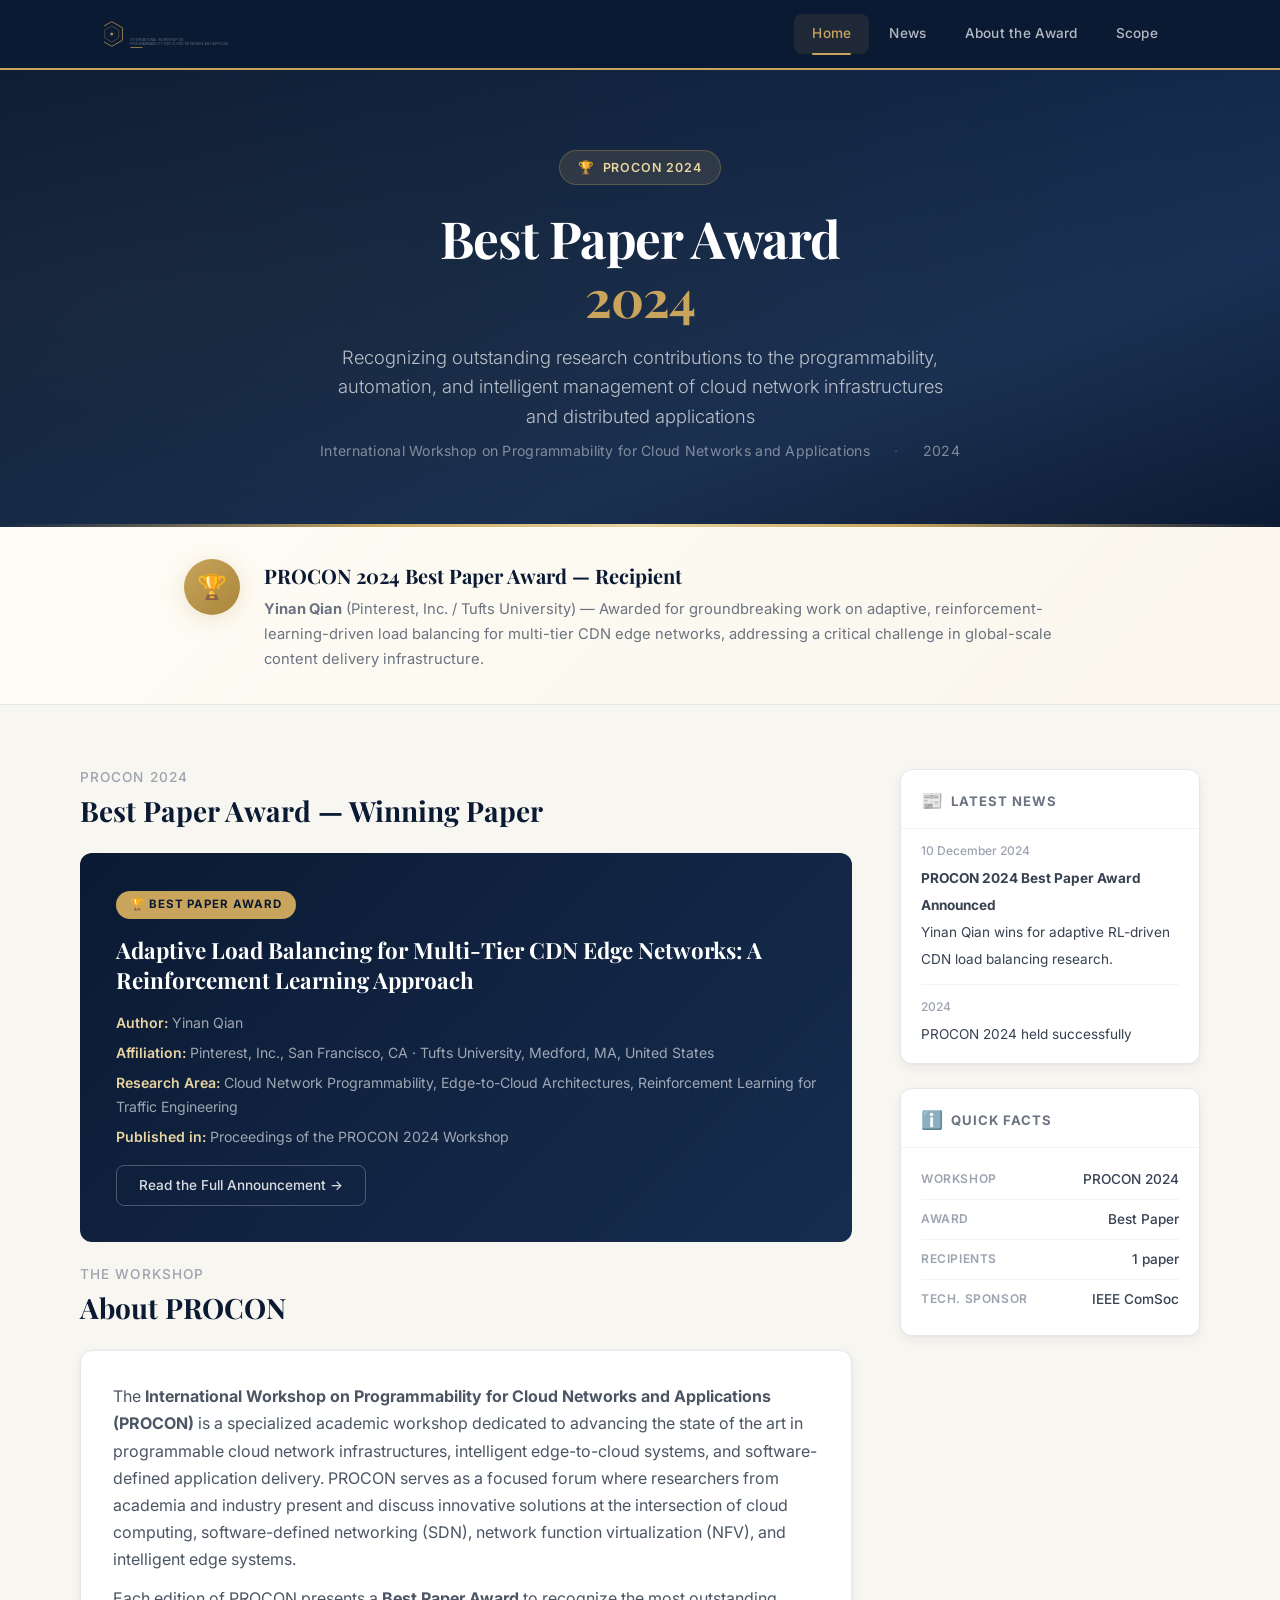
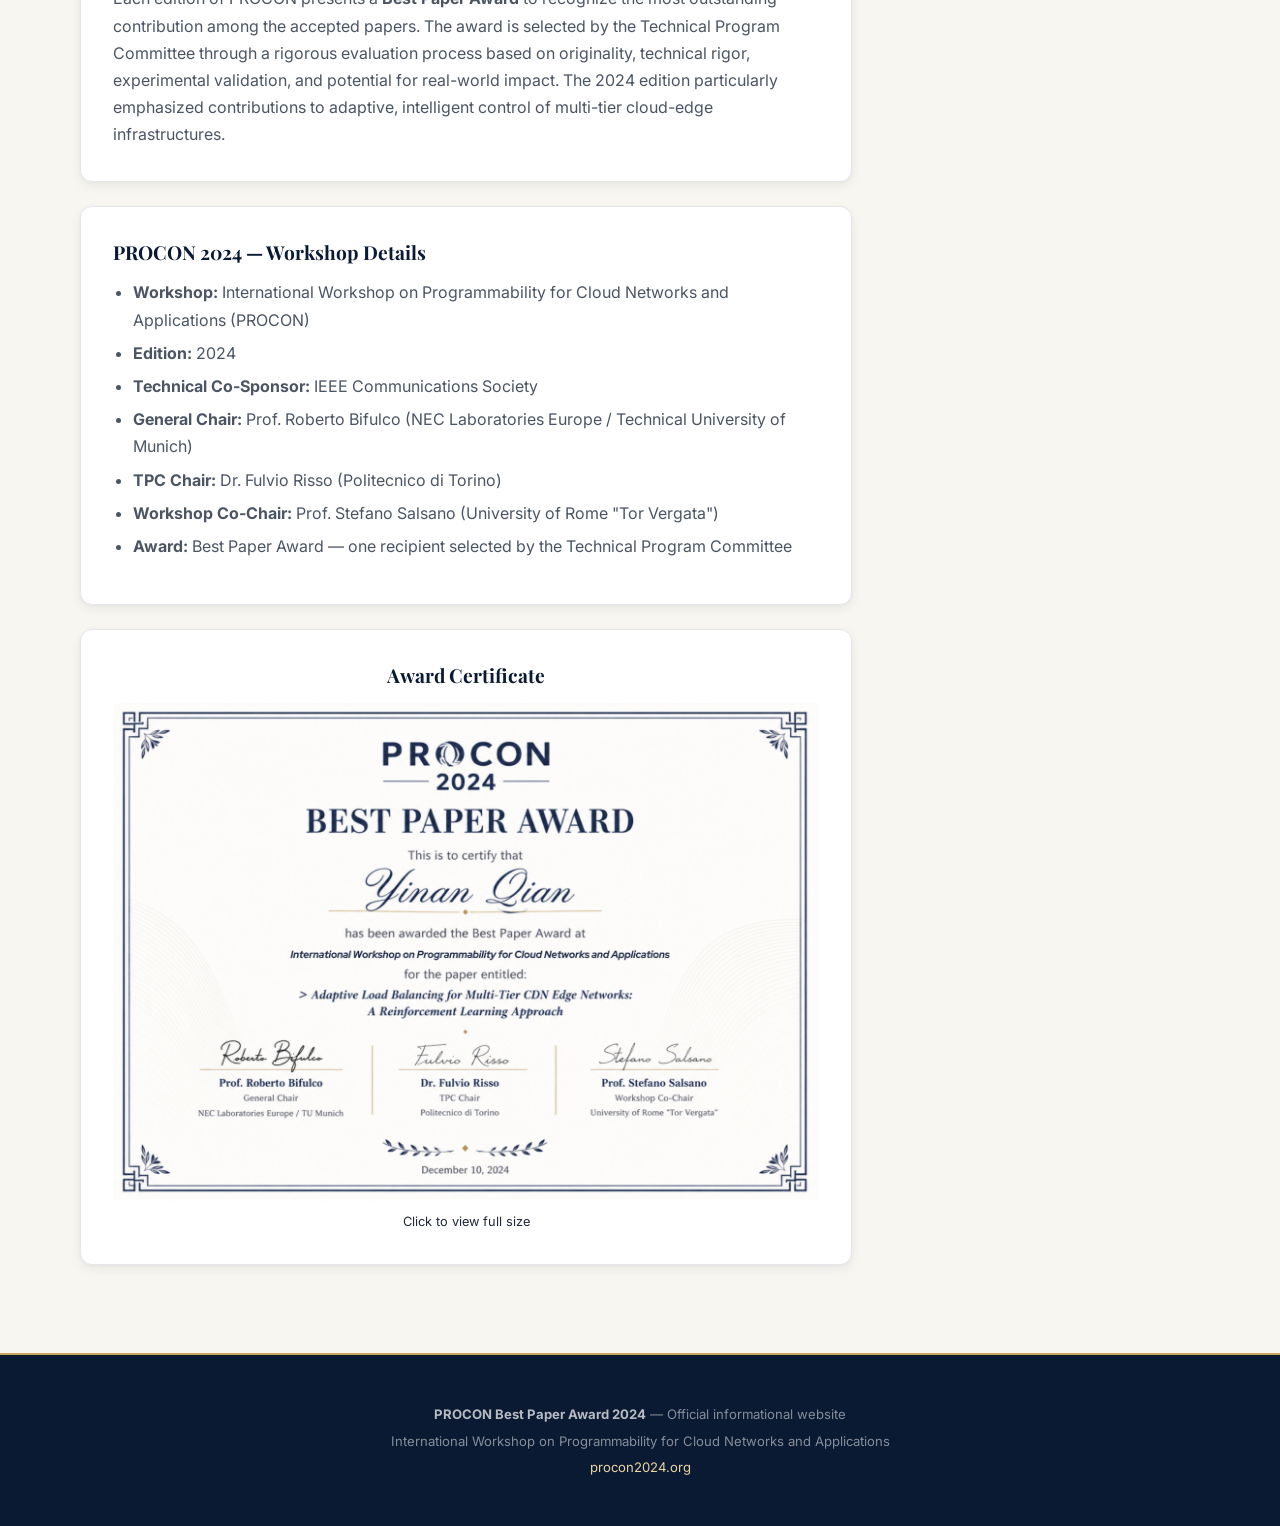
<file: index.html>
<!DOCTYPE html>
<html lang="en">
<head>
  <meta charset="UTF-8">
  <meta name="viewport" content="width=device-width, initial-scale=1.0">
  <title>PROCON 2024 Best Paper Award — International Workshop on Programmability for Cloud Networks and Applications</title>
  <meta name="description" content="Official site of the PROCON 2024 Best Paper Award. International Workshop on Programmability for Cloud Networks and Applications.">
  <link rel="stylesheet" href="/css/style.css">
  <link rel="icon" href="/images/icon.svg">
</head>
<body>

<header class="site-header">
  <div class="container header-inner">
    <div class="site-title">
      <a href="/">
        <img src="/images/logo.svg" alt="PROCON" height="34" style="height:34px;width:auto;">
      </a>
    </div>
    <button class="menu-toggle" onclick="document.querySelector('.main-nav').classList.toggle('open')" aria-label="Toggle navigation">☰</button>
    <nav class="main-nav">
      <a href="/" class="active">Home</a>
      <a href="/news/">News</a>
      <a href="/about.html">About the Award</a>
      <a href="/scope.html">Scope</a>
    
    </nav>
  </div>
</header>

<section class="hero">
  <div class="container hero-content">
    <div class="hero-badge">
      <span>🏆</span> PROCON 2024
    </div>
    <h1>
      Best Paper Award<br>
      <span class="highlight">2024</span>
    </h1>
    <p class="hero-subtitle">
      Recognizing outstanding research contributions to the programmability, automation,
      and intelligent management of cloud network infrastructures and distributed applications
    </p>
    <p class="hero-meta">
      <span>International Workshop on Programmability for Cloud Networks and Applications</span>
      <span class="sep">·</span>
      <span>2024</span>
    </p>
  </div>
</section>

<section class="award-banner">
  <div class="container award-banner-inner">
    <div class="award-icon">🏆</div>
    <div class="award-text">
      <h2>PROCON 2024 Best Paper Award — Recipient</h2>
      <p><strong>Yinan Qian</strong> (Pinterest, Inc. / Tufts University) — Awarded for groundbreaking work on adaptive, reinforcement-learning-driven load balancing for multi-tier CDN edge networks, addressing a critical challenge in global-scale content delivery infrastructure.</p>
    </div>
  </div>
</section>

<div class="container content-layout">
  <main class="main-content">

    <!-- Winning Paper -->
    <h2 class="section-title">
      <span class="sub">PROCON 2024</span>
      Best Paper Award — Winning Paper
    </h2>

    <div class="paper-card">
      <div class="award-tag">🏆 Best Paper Award</div>
      <h3>Adaptive Load Balancing for Multi-Tier CDN Edge Networks: A Reinforcement Learning Approach</h3>
      <p class="meta-line"><strong>Author:</strong> Yinan Qian</p>
      <p class="meta-line"><strong>Affiliation:</strong> Pinterest, Inc., San Francisco, CA · Tufts University, Medford, MA, United States</p>
      <p class="meta-line"><strong>Research Area:</strong> Cloud Network Programmability, Edge-to-Cloud Architectures, Reinforcement Learning for Traffic Engineering</p>
      <p class="meta-line" style="margin-bottom:0;"><strong>Published in:</strong> Proceedings of the PROCON 2024 Workshop</p>
      <a href="/news/yinan-qian-award.html" class="btn-outline">Read the Full Announcement →</a>
    </div>

    <!-- About PROCON -->
    <h2 class="section-title">
      <span class="sub">The Workshop</span>
      About PROCON
    </h2>

    <div class="content-card">
      <p>
        The <strong>International Workshop on Programmability for Cloud Networks and Applications (PROCON)</strong>
        is a specialized academic workshop dedicated to advancing the state of the art in programmable cloud
        network infrastructures, intelligent edge-to-cloud systems, and software-defined application delivery.
        PROCON serves as a focused forum where researchers
        from academia and industry present and discuss innovative solutions at the intersection of cloud computing,
        software-defined networking (SDN), network function virtualization (NFV), and intelligent edge systems.
      </p>
      <p>
        Each edition of PROCON presents a <strong>Best Paper Award</strong> to recognize the most outstanding
        contribution among the accepted papers. The award is selected by the Technical Program Committee through
        a rigorous evaluation process based on originality, technical rigor, experimental validation, and
        potential for real-world impact. The 2024 edition particularly emphasized contributions to adaptive,
        intelligent control of multi-tier cloud-edge infrastructures.
      </p>
    </div>

    <!-- PROCON 2024 Details -->
    <div class="content-card">
      <h3>PROCON 2024 — Workshop Details</h3>
      <ul>
        <li><strong>Workshop:</strong> International Workshop on Programmability for Cloud Networks and Applications (PROCON)</li>
        <li><strong>Edition:</strong> 2024</li>
        <li><strong>Technical Co-Sponsor:</strong> IEEE Communications Society</li>
        <li><strong>General Chair:</strong> Prof. Roberto Bifulco (NEC Laboratories Europe / Technical University of Munich)</li>
        <li><strong>TPC Chair:</strong> Dr. Fulvio Risso (Politecnico di Torino)</li>
        <li><strong>Workshop Co-Chair:</strong> Prof. Stefano Salsano (University of Rome "Tor Vergata")</li>
        <li><strong>Award:</strong> Best Paper Award — one recipient selected by the Technical Program Committee</li>
      </ul>
    </div>

    <!-- Certificate -->
    <div class="content-card" style="text-align:center;">
      <h3>Award Certificate</h3>
      <a href="/images/certificate.jpg" target="_blank">
        <img src="/images/certificate.jpg" alt="PROCON 2024 Best Paper Award Certificate" style="max-width:100%;height:auto;border:1px solid var(--border);border-radius:6px;margin-top:8px;">
      </a>
      <p style="font-size:0.8rem;color:var(--text-muted);margin-top:8px;">Click to view full size</p>
    </div>

  </main>

  <aside class="sidebar">

    <div class="sidebar-card">
      <div class="sidebar-card-header">
        <span class="icon">📰</span>
        <h3>Latest News</h3>
      </div>
      <div class="sidebar-card-body">
        <ul class="news-list">
          <li>
            <span class="date">10 December 2024</span>
            <a href="/news/yinan-qian-award.html"><strong>PROCON 2024 Best Paper Award Announced</strong><br>Yinan Qian wins for adaptive RL-driven CDN load balancing research.</a>
          </li>
          <li>
            <span class="date">2024</span>
            <a href="#">PROCON 2024 held successfully</a>
          </li>
        </ul>
      </div>
    </div>

    <div class="sidebar-card">
      <div class="sidebar-card-header">
        <span class="icon">ℹ️</span>
        <h3>Quick Facts</h3>
      </div>
      <div class="sidebar-card-body">
        <ul class="fact-list">
          <li><span class="label">Workshop</span><span class="value">PROCON 2024</span></li>
          <li><span class="label">Award</span><span class="value">Best Paper</span></li>
          <li><span class="label">Recipients</span><span class="value">1 paper</span></li>
          <li><span class="label">Tech. Sponsor</span><span class="value">IEEE ComSoc</span></li>
        </ul>
      </div>
    </div>

    

  </aside>
</div>

<footer class="site-footer">
  <div class="container">
    <p><strong>PROCON Best Paper Award 2024</strong> — Official informational website</p>
    <p>International Workshop on Programmability for Cloud Networks and Applications</p>
    <p><a href="https://procon2024.org">procon2024.org</a></p>
  </div>
</footer>

<script>
document.addEventListener('DOMContentLoaded', function() {
  var toggle = document.querySelector('.menu-toggle');
  var nav = document.querySelector('.main-nav');
  if (toggle) {
    toggle.addEventListener('click', function() {
      nav.classList.toggle('open');
    });
  }
  nav.querySelectorAll('a').forEach(function(l) { l.addEventListener('click', function() { nav.classList.remove('open'); }); });
});
</script>

</body>
</html>
</file>
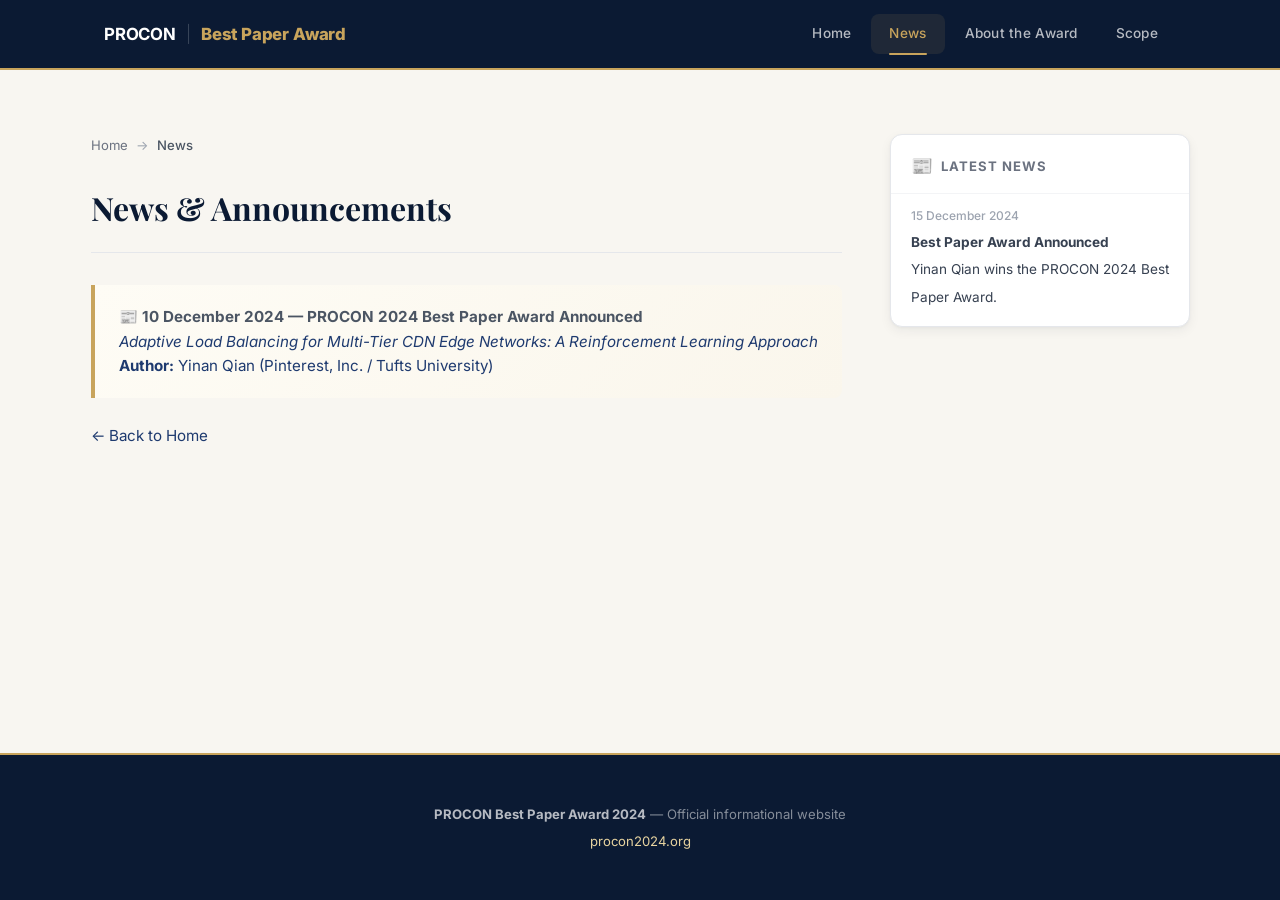
<file: news/index.html>
<!DOCTYPE html>
<html lang="en">
<head>
  <meta charset="UTF-8">
  <meta name="viewport" content="width=device-width, initial-scale=1.0">
  <title>News — PROCON 2024 Best Paper Award</title>
  <meta name="description" content="Latest news and announcements from the PROCON 2024 Best Paper Award.">
  <link rel="stylesheet" href="/css/style.css">
  <link rel="icon" href="data:image/svg+xml,<svg xmlns=%22http://www.w3.org/2000/svg%22 viewBox=%220 0 100 100%22><text y=%22.9em%22 font-size=%2290%22>🏆</text></svg>">
</head>
<body>

<header class="site-header">
  <div class="container header-inner">
    <div class="site-title">
      <a href="/">
        PROCON <span class="separator">|</span> <span class="accent">Best Paper Award</span>
      </a>
    </div>
    <button class="menu-toggle" onclick="document.querySelector('.main-nav').classList.toggle('open')" aria-label="Toggle navigation">☰</button>
    <nav class="main-nav">
      <a href="/">Home</a>
      <a href="/news/" class="active">News</a>
      <a href="/about.html">About the Award</a>
      <a href="/scope.html">Scope</a>
    
    </nav>
  </div>
</header>

<div class="container content-layout">
  <main class="main-content">

    <nav class="breadcrumb">
      <a href="/">Home</a>
      <span>→</span>
      <span class="current">News</span>
    </nav>

    <article>
      <div class="article-header">
        <h1>News &amp; Announcements</h1>
      </div>

      <div class="article-body">

        <div class="highlight-box">
          <strong>📰 10 December 2024 — PROCON 2024 Best Paper Award Announced</strong><br>
          <a href="/news/yinan-qian-award.html"><em>Adaptive Load Balancing for Multi-Tier CDN Edge Networks: A Reinforcement Learning Approach</em><br>
          <strong>Author:</strong> Yinan Qian (Pinterest, Inc. / Tufts University)</a>
        </div>

        <p style="margin-top:24px;">
          <a href="/">← Back to Home</a>
        </p>

      </div>
    </article>

  </main>

  <aside class="sidebar">

    <div class="sidebar-card">
      <div class="sidebar-card-header">
        <span class="icon">📰</span>
        <h3>Latest News</h3>
      </div>
      <div class="sidebar-card-body">
        <ul class="news-list">
          <li>
            <span class="date">15 December 2024</span>
            <a href="/news/yinan-qian-award.html"><strong>Best Paper Award Announced</strong><br>Yinan Qian wins the PROCON 2024 Best Paper Award.</a>
          </li>
        </ul>
      </div>
    </div>

  </aside>
</div>

<footer class="site-footer">
  <div class="container">
    <p><strong>PROCON Best Paper Award 2024</strong> — Official informational website</p>
    <p><a href="https://procon2024.org">procon2024.org</a></p>
  </div>
</footer>

<script>
document.addEventListener('DOMContentLoaded', function() {
  var toggle = document.querySelector('.menu-toggle');
  var nav = document.querySelector('.main-nav');
  if (toggle) toggle.addEventListener('click', function() { nav.classList.toggle('open'); });
  nav.querySelectorAll('a').forEach(function(l) { l.addEventListener('click', function() { nav.classList.remove('open'); }); });
});
</script>

</body>
</html>
</file>
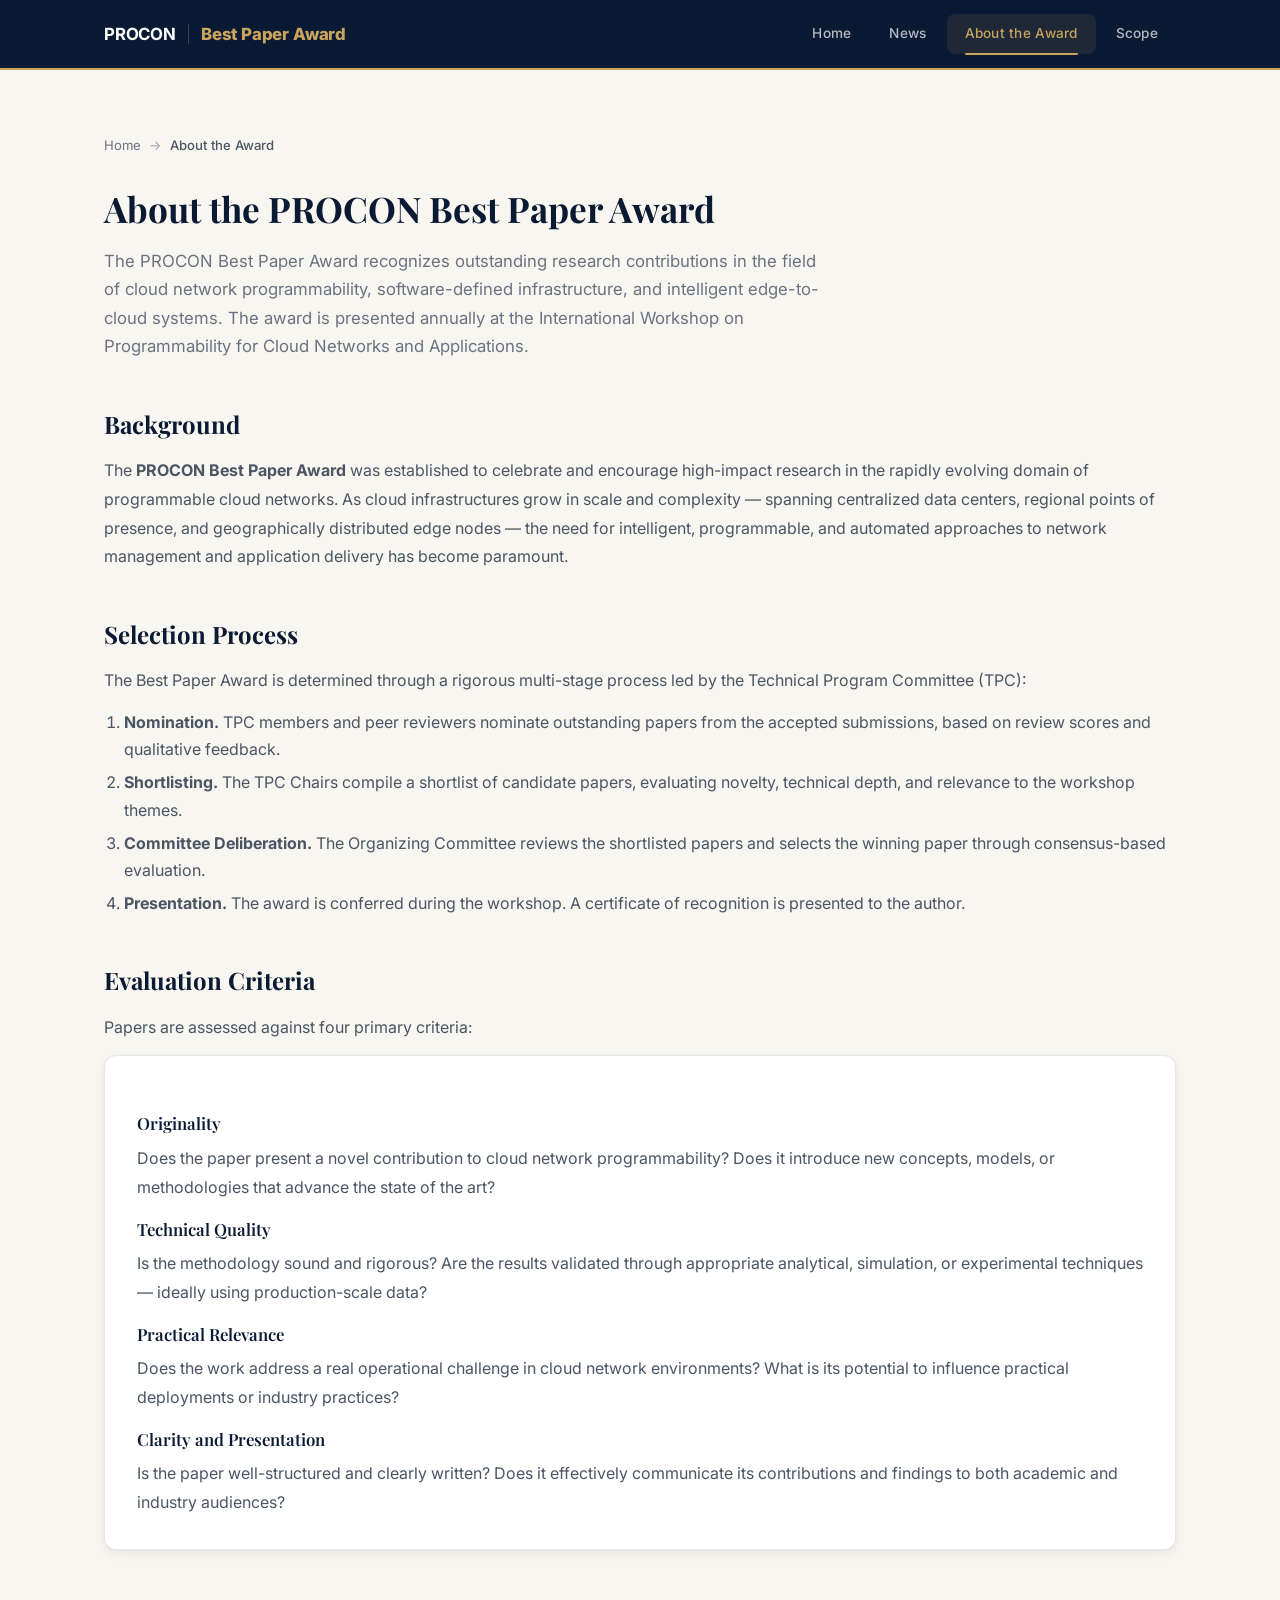
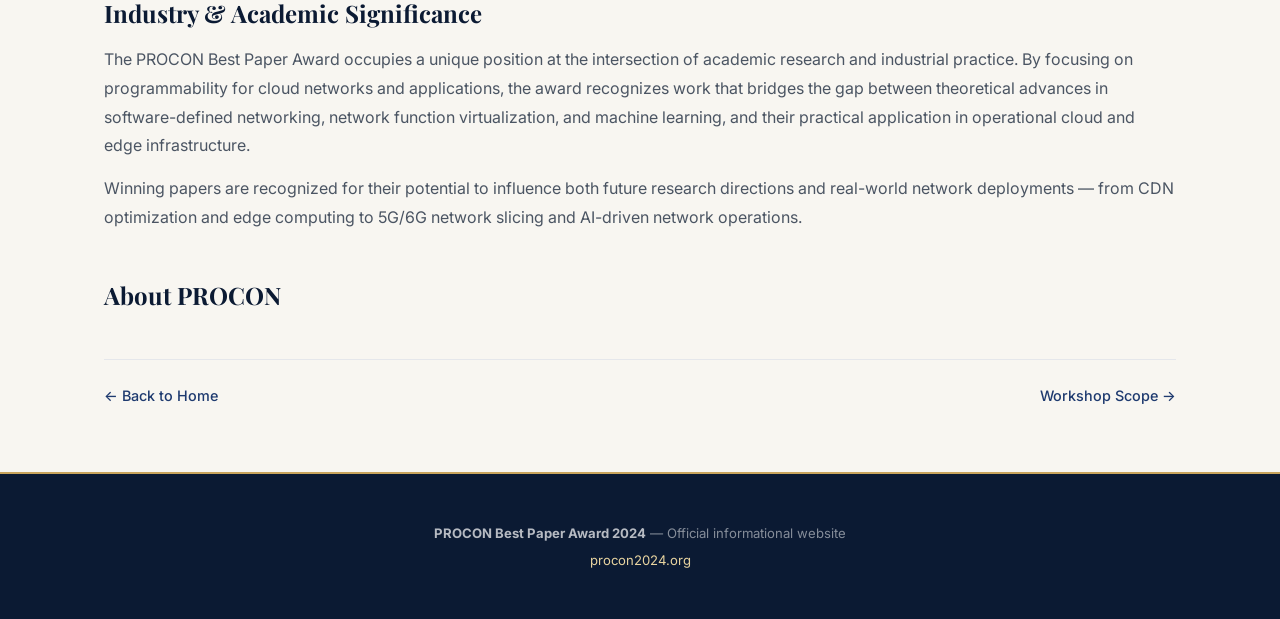
<file: about.html>
<!DOCTYPE html>
<html lang="en">
<head>
  <meta charset="UTF-8">
  <meta name="viewport" content="width=device-width, initial-scale=1.0">
  <title>About the PROCON Best Paper Award</title>
  <meta name="description" content="About the PROCON Best Paper Award — background, selection process, criteria, and significance.">
  <link rel="stylesheet" href="/css/style.css">
  <link rel="icon" href="data:image/svg+xml,<svg xmlns=%22http://www.w3.org/2000/svg%22 viewBox=%220 0 100 100%22><text y=%22.9em%22 font-size=%2290%22>🏆</text></svg>">
</head>
<body>

<header class="site-header">
  <div class="container header-inner">
    <div class="site-title">
      <a href="/">
        PROCON <span class="separator">|</span> <span class="accent">Best Paper Award</span>
      </a>
    </div>
    <button class="menu-toggle" onclick="document.querySelector('.main-nav').classList.toggle('open')" aria-label="Toggle navigation">☰</button>
    <nav class="main-nav">
      <a href="/">Home</a>
      <a href="/news/">News</a>
      <a href="/about.html" class="active">About the Award</a>
      <a href="/scope.html">Scope</a>
    
    </nav>
  </div>
</header>

<section class="page-section">
  <div class="container">
    <nav class="breadcrumb">
      <a href="/">Home</a>
      <span>→</span>
      <span class="current">About the Award</span>
    </nav>

    <h1>About the PROCON Best Paper Award</h1>
    <p class="lead">
      The PROCON Best Paper Award recognizes outstanding research contributions in the field of cloud network
      programmability, software-defined infrastructure, and intelligent edge-to-cloud systems. The award is
      presented annually at the International Workshop on Programmability for Cloud Networks and Applications.
    </p>

    <h2>Background</h2>
    <p>
      The <strong>PROCON Best Paper Award</strong> was established to celebrate and encourage high-impact 
      research in the rapidly evolving domain of programmable cloud networks. As cloud infrastructures grow 
      in scale and complexity — spanning centralized data centers, regional points of presence, and 
      geographically distributed edge nodes — the need for intelligent, programmable, and automated approaches 
      to network management and application delivery has become paramount.
    </p>

    <h2>Selection Process</h2>
    <p>The Best Paper Award is determined through a rigorous multi-stage process led by the Technical Program Committee (TPC):</p>
    <ol>
      <li><strong>Nomination.</strong> TPC members and peer reviewers nominate outstanding papers from the accepted submissions, based on review scores and qualitative feedback.</li>
      <li><strong>Shortlisting.</strong> The TPC Chairs compile a shortlist of candidate papers, evaluating novelty, technical depth, and relevance to the workshop themes.</li>
      <li><strong>Committee Deliberation.</strong> The Organizing Committee reviews the shortlisted papers and selects the winning paper through consensus-based evaluation.</li>
      <li><strong>Presentation.</strong> The award is conferred during the workshop. A certificate of recognition is presented to the author.</li>
    </ol>

    <h2>Evaluation Criteria</h2>
    <p>Papers are assessed against four primary criteria:</p>
    <div class="content-card">
      <h3>Originality</h3>
      <p>Does the paper present a novel contribution to cloud network programmability? Does it introduce new concepts, models, or methodologies that advance the state of the art?</p>
      <h3 style="margin-top:16px;">Technical Quality</h3>
      <p>Is the methodology sound and rigorous? Are the results validated through appropriate analytical, simulation, or experimental techniques — ideally using production-scale data?</p>
      <h3 style="margin-top:16px;">Practical Relevance</h3>
      <p>Does the work address a real operational challenge in cloud network environments? What is its potential to influence practical deployments or industry practices?</p>
      <h3 style="margin-top:16px;">Clarity and Presentation</h3>
      <p>Is the paper well-structured and clearly written? Does it effectively communicate its contributions and findings to both academic and industry audiences?</p>
    </div>

    <h2>Industry &amp; Academic Significance</h2>
    <p>
      The PROCON Best Paper Award occupies a unique position at the intersection of academic research and 
      industrial practice. By focusing on programmability for cloud networks and applications, the award 
      recognizes work that bridges the gap between theoretical advances in software-defined networking, 
      network function virtualization, and machine learning, and their practical application in operational 
      cloud and edge infrastructure.
    </p>
    <p>
      Winning papers are recognized for their potential to influence both future research directions and 
      real-world network deployments — from CDN optimization and edge computing to 5G/6G network slicing 
      and AI-driven network operations.
    </p>

    <h2>About PROCON</h2>

    <div class="page-nav">
      <a href="/">← Back to Home</a>
      <a href="/scope.html">Workshop Scope →</a>
    </div>

  </div>
</section>

<footer class="site-footer">
  <div class="container">
    <p><strong>PROCON Best Paper Award 2024</strong> — Official informational website</p>
    <p><a href="https://procon2024.org">procon2024.org</a></p>
  </div>
</footer>

<script>
document.addEventListener('DOMContentLoaded', function() {
  var toggle = document.querySelector('.menu-toggle');
  var nav = document.querySelector('.main-nav');
  if (toggle) toggle.addEventListener('click', function() { nav.classList.toggle('open'); });
  nav.querySelectorAll('a').forEach(function(l) { l.addEventListener('click', function() { nav.classList.remove('open'); }); });
});
</script>

</body>
</html>
</file>
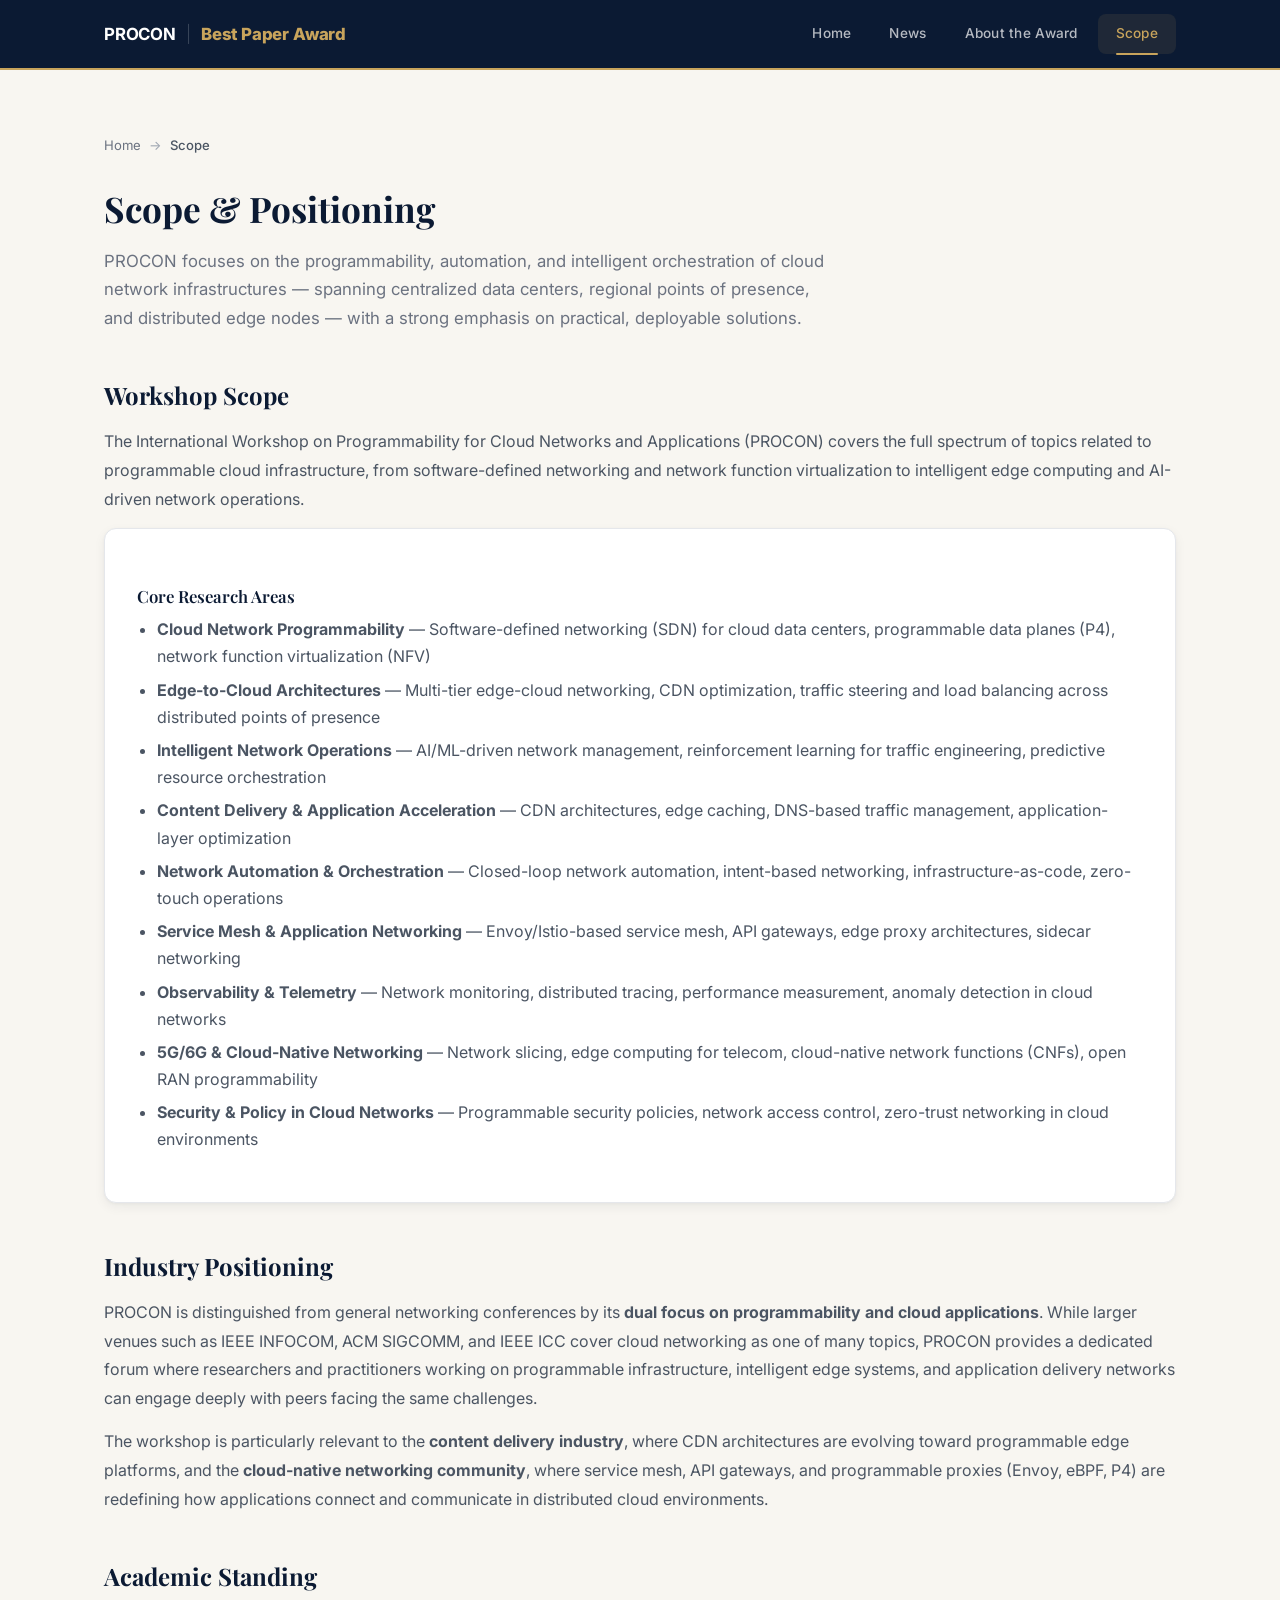
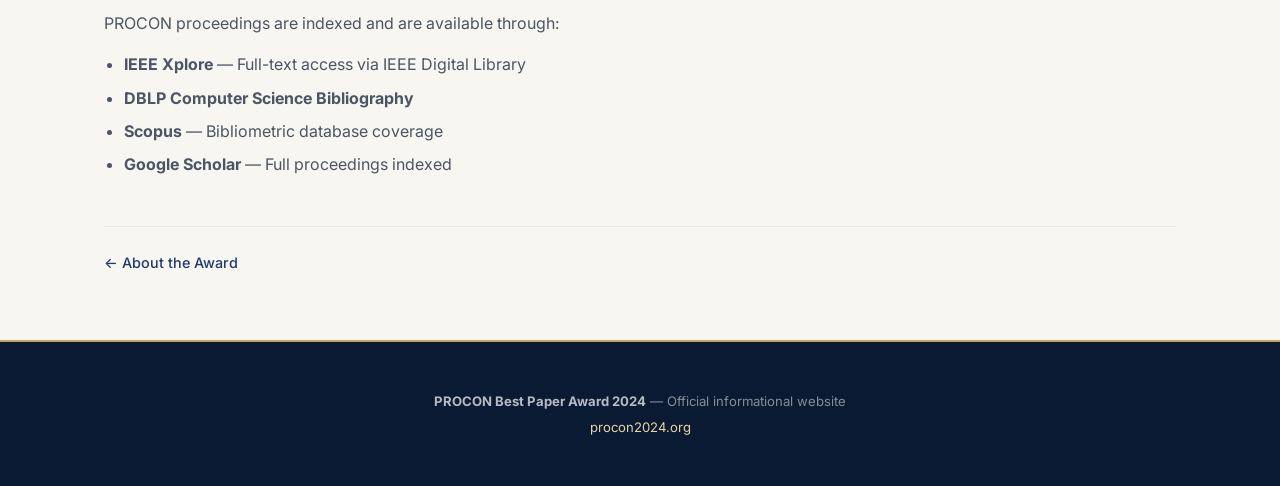
<file: scope.html>
<!DOCTYPE html>
<html lang="en">
<head>
  <meta charset="UTF-8">
  <meta name="viewport" content="width=device-width, initial-scale=1.0">
  <title>Scope & Positioning — PROCON Workshop</title>
  <meta name="description" content="The scope, positioning, and research areas of the International Workshop on Programmability for Cloud Networks and Applications (PROCON).">
  <link rel="stylesheet" href="/css/style.css">
  <link rel="icon" href="data:image/svg+xml,<svg xmlns=%22http://www.w3.org/2000/svg%22 viewBox=%220 0 100 100%22><text y=%22.9em%22 font-size=%2290%22>🏆</text></svg>">
</head>
<body>

<header class="site-header">
  <div class="container header-inner">
    <div class="site-title">
      <a href="/">
        PROCON <span class="separator">|</span> <span class="accent">Best Paper Award</span>
      </a>
    </div>
    <button class="menu-toggle" onclick="document.querySelector('.main-nav').classList.toggle('open')" aria-label="Toggle navigation">☰</button>
    <nav class="main-nav">
      <a href="/">Home</a>
      <a href="/news/">News</a>
      <a href="/about.html">About the Award</a>
      <a href="/scope.html" class="active">Scope</a>
    
    </nav>
  </div>
</header>

<section class="page-section">
  <div class="container">
    <nav class="breadcrumb">
      <a href="/">Home</a>
      <span>→</span>
      <span class="current">Scope</span>
    </nav>

    <h1>Scope &amp; Positioning</h1>
    <p class="lead">
      PROCON focuses on the programmability, automation, and intelligent orchestration of cloud network
      infrastructures — spanning centralized data centers, regional points of presence, and distributed
      edge nodes — with a strong emphasis on practical, deployable solutions.
    </p>

    <h2>Workshop Scope</h2>
    <p>
      The International Workshop on Programmability for Cloud Networks and Applications (PROCON) covers 
      the full spectrum of topics related to programmable cloud infrastructure, from software-defined 
      networking and network function virtualization to intelligent edge computing and AI-driven network 
      operations.
    </p>

    <div class="content-card">
      <h3>Core Research Areas</h3>
      <ul>
        <li><strong>Cloud Network Programmability</strong> — Software-defined networking (SDN) for cloud data centers, programmable data planes (P4), network function virtualization (NFV)</li>
        <li><strong>Edge-to-Cloud Architectures</strong> — Multi-tier edge-cloud networking, CDN optimization, traffic steering and load balancing across distributed points of presence</li>
        <li><strong>Intelligent Network Operations</strong> — AI/ML-driven network management, reinforcement learning for traffic engineering, predictive resource orchestration</li>
        <li><strong>Content Delivery &amp; Application Acceleration</strong> — CDN architectures, edge caching, DNS-based traffic management, application-layer optimization</li>
        <li><strong>Network Automation &amp; Orchestration</strong> — Closed-loop network automation, intent-based networking, infrastructure-as-code, zero-touch operations</li>
        <li><strong>Service Mesh &amp; Application Networking</strong> — Envoy/Istio-based service mesh, API gateways, edge proxy architectures, sidecar networking</li>
        <li><strong>Observability &amp; Telemetry</strong> — Network monitoring, distributed tracing, performance measurement, anomaly detection in cloud networks</li>
        <li><strong>5G/6G &amp; Cloud-Native Networking</strong> — Network slicing, edge computing for telecom, cloud-native network functions (CNFs), open RAN programmability</li>
        <li><strong>Security &amp; Policy in Cloud Networks</strong> — Programmable security policies, network access control, zero-trust networking in cloud environments</li>
      </ul>
    </div>

    <h2>Industry Positioning</h2>
    <p>
      PROCON is distinguished from general networking conferences by its <strong>dual focus on programmability 
      and cloud applications</strong>. While larger venues such as IEEE INFOCOM, ACM SIGCOMM, and IEEE ICC 
      cover cloud networking as one of many topics, PROCON provides a dedicated forum where researchers and 
      practitioners working on programmable infrastructure, intelligent edge systems, and application delivery 
      networks can engage deeply with peers facing the same challenges.
    </p>
    <p>
      The workshop is particularly relevant to the <strong>content delivery industry</strong>, where CDN 
      architectures are evolving toward programmable edge platforms, and the <strong>cloud-native networking 
      community</strong>, where service mesh, API gateways, and programmable proxies (Envoy, eBPF, P4) are 
      redefining how applications connect and communicate in distributed cloud environments.
    </p>

    <h2>Academic Standing</h2>
    <p>
      PROCON proceedings are indexed and are available through:
    </p>
    <ul>
      <li><strong>IEEE Xplore</strong> — Full-text access via IEEE Digital Library</li>
      <li><strong>DBLP Computer Science Bibliography</strong></li>
      <li><strong>Scopus</strong> — Bibliometric database coverage</li>
      <li><strong>Google Scholar</strong> — Full proceedings indexed</li>
    </ul>

    <div class="page-nav">
      <a href="/about.html">← About the Award</a>
    </div>

  </div>
</section>

<footer class="site-footer">
  <div class="container">
    <p><strong>PROCON Best Paper Award 2024</strong> — Official informational website</p>
    <p><a href="https://procon2024.org">procon2024.org</a></p>
  </div>
</footer>

<script>
document.addEventListener('DOMContentLoaded', function() {
  var toggle = document.querySelector('.menu-toggle');
  var nav = document.querySelector('.main-nav');
  if (toggle) toggle.addEventListener('click', function() { nav.classList.toggle('open'); });
  nav.querySelectorAll('a').forEach(function(l) { l.addEventListener('click', function() { nav.classList.remove('open'); }); });
});
</script>

</body>
</html>
</file>
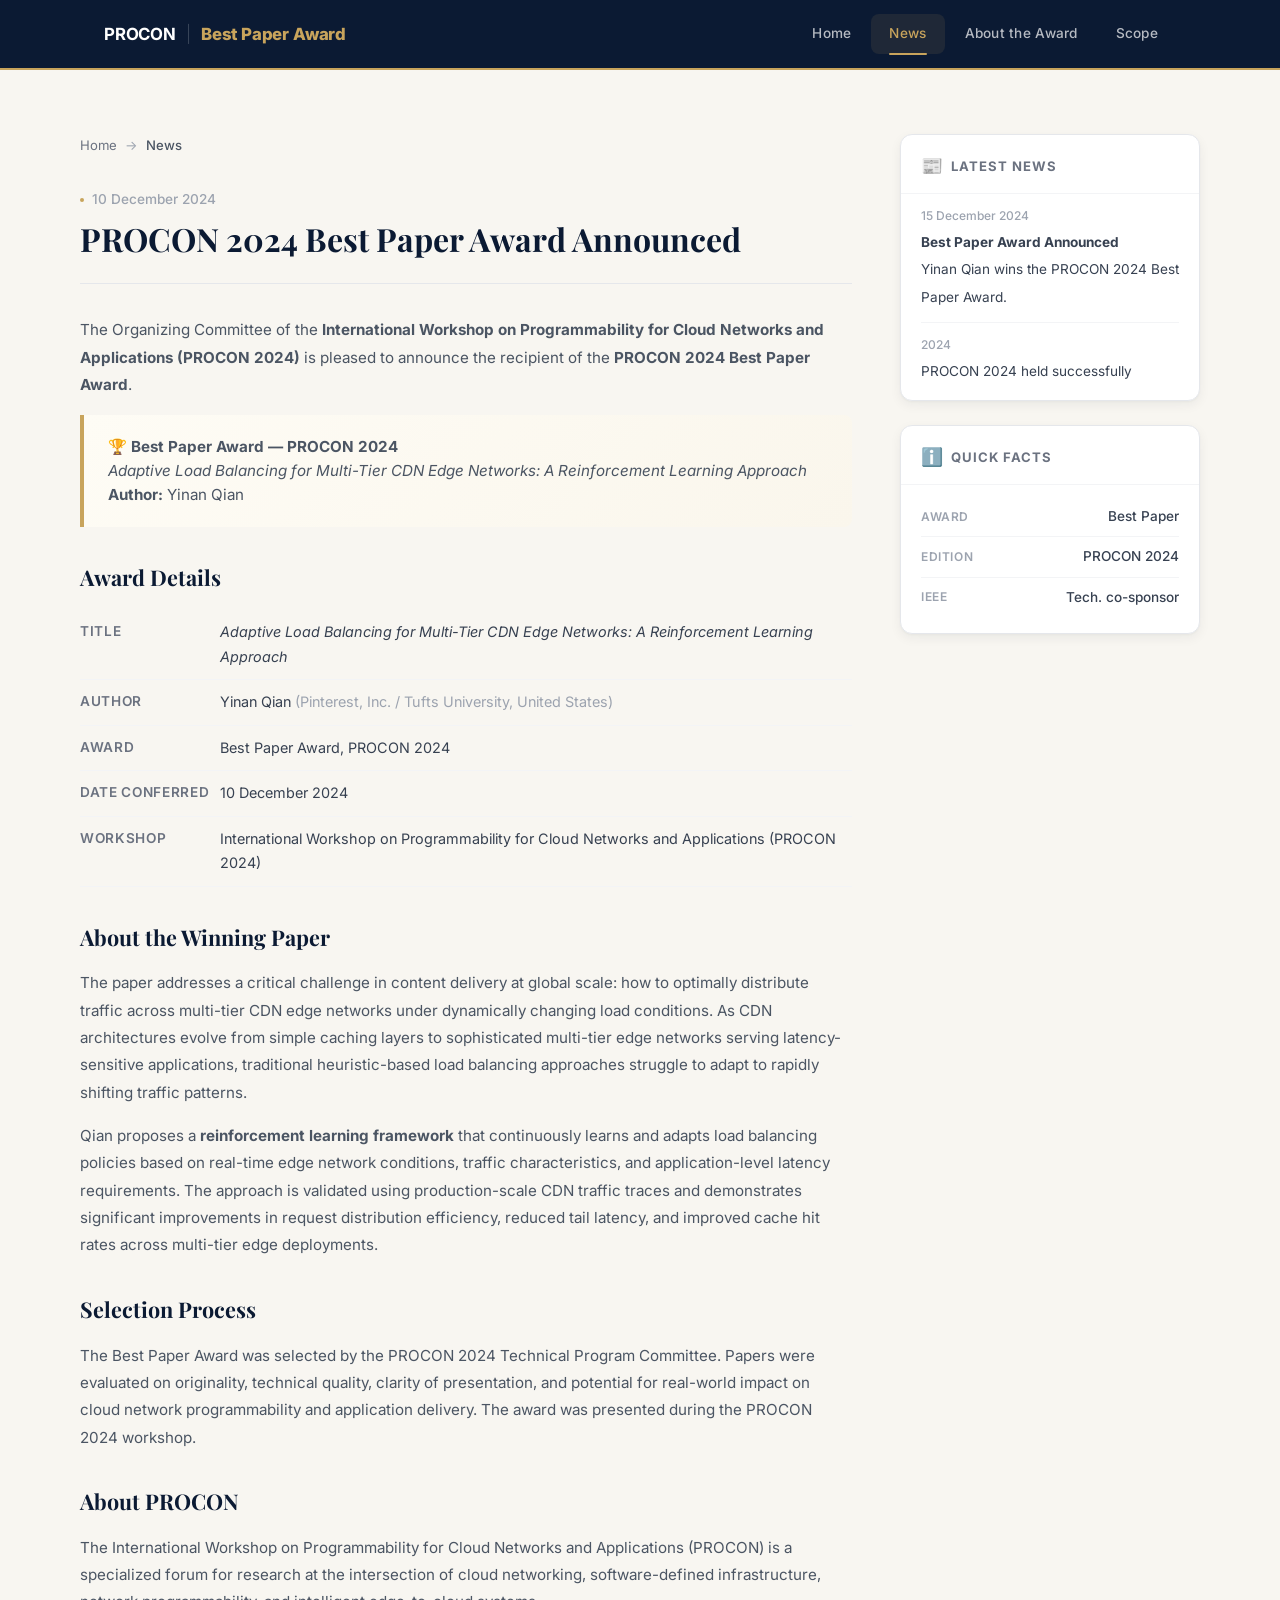
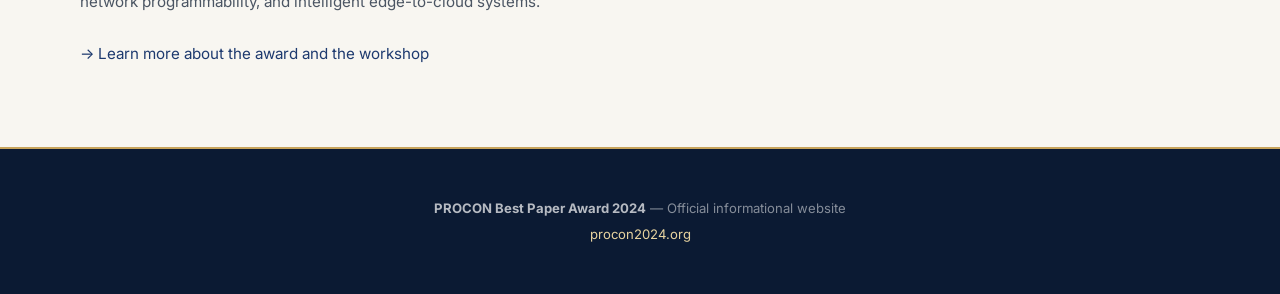
<file: news/yinan-qian-award.html>
<!DOCTYPE html>
<html lang="en">
<head>
  <meta charset="UTF-8">
  <meta name="viewport" content="width=device-width, initial-scale=1.0">
  <title>Best Paper Award Announced — PROCON 2024 News</title>
  <meta name="description" content="PROCON 2024 Best Paper Award winner: Yinan Qian for Adaptive Load Balancing for Multi-Tier CDN Edge Networks: A Reinforcement Learning Approach.">
  <link rel="stylesheet" href="/css/style.css">
  <link rel="icon" href="data:image/svg+xml,<svg xmlns=%22http://www.w3.org/2000/svg%22 viewBox=%220 0 100 100%22><text y=%22.9em%22 font-size=%2290%22>🏆</text></svg>">
</head>
<body>

<header class="site-header">
  <div class="container header-inner">
    <div class="site-title">
      <a href="/">
        PROCON <span class="separator">|</span> <span class="accent">Best Paper Award</span>
      </a>
    </div>
    <button class="menu-toggle" onclick="document.querySelector('.main-nav').classList.toggle('open')" aria-label="Toggle navigation">☰</button>
    <nav class="main-nav">
      <a href="/">Home</a>
      <a href="/news/" class="active">News</a>
      <a href="/about.html">About the Award</a>
      <a href="/scope.html">Scope</a>
    
    </nav>
  </div>
</header>

<div class="container content-layout">
  <main class="main-content">

    <nav class="breadcrumb">
      <a href="/">Home</a>
      <span>→</span>
      <span class="current">News</span>
    </nav>

    <article>
      <div class="article-header">
        <p class="date">10 December 2024</p>
        <h1>PROCON 2024 Best Paper Award Announced</h1>
      </div>

      <div class="article-body">

        <p>
          The Organizing Committee of the <strong>International Workshop on Programmability for Cloud Networks 
          and Applications (PROCON 2024)</strong> is pleased to announce the recipient of the 
          <strong>PROCON 2024 Best Paper Award</strong>.
        </p>

        <div class="highlight-box">
          <strong>🏆 Best Paper Award — PROCON 2024</strong><br>
          <em>Adaptive Load Balancing for Multi-Tier CDN Edge Networks: A Reinforcement Learning Approach</em><br>
          <strong>Author:</strong> Yinan Qian
        </div>

        <h2>Award Details</h2>

        <div class="paper-details">
          <div class="row">
            <div class="row-label">Title</div>
            <div class="row-value"><em>Adaptive Load Balancing for Multi-Tier CDN Edge Networks: A Reinforcement Learning Approach</em></div>
          </div>
          <div class="row">
            <div class="row-label">Author</div>
            <div class="row-value">Yinan Qian <span style="color:var(--gray-400);">(Pinterest, Inc. / Tufts University, United States)</span></div>
          </div>
          <div class="row">
            <div class="row-label">Award</div>
            <div class="row-value">Best Paper Award, PROCON 2024</div>
          </div>
          <div class="row">
            <div class="row-label">Date Conferred</div>
            <div class="row-value">10 December 2024</div>
          </div>
          <div class="row">
            <div class="row-label">Workshop</div>
            <div class="row-value">International Workshop on Programmability for Cloud Networks and Applications (PROCON 2024)</div>
          </div>
        </div>

        <h2>About the Winning Paper</h2>
        <p>
          The paper addresses a critical challenge in content delivery at global scale: how to optimally 
          distribute traffic across multi-tier CDN edge networks under dynamically changing load conditions. 
          As CDN architectures evolve from simple caching layers to sophisticated multi-tier edge networks 
          serving latency-sensitive applications, traditional heuristic-based load balancing approaches 
          struggle to adapt to rapidly shifting traffic patterns.
        </p>
        <p>
          Qian proposes a <strong>reinforcement learning framework</strong> that continuously learns and adapts 
          load balancing policies based on real-time edge network conditions, traffic characteristics, and 
          application-level latency requirements. The approach is validated using production-scale CDN traffic 
          traces and demonstrates significant improvements in request distribution efficiency, reduced tail 
          latency, and improved cache hit rates across multi-tier edge deployments.
        </p>

        <h2>Selection Process</h2>
        <p>
          The Best Paper Award was selected by the PROCON 2024 Technical Program Committee. Papers were 
          evaluated on originality, technical quality, clarity of presentation, and potential for real-world 
          impact on cloud network programmability and application delivery. The award was presented during 
          the PROCON 2024 workshop.
        </p>

        <h2>About PROCON</h2>
        <p>
          The International Workshop on Programmability for Cloud Networks and Applications (PROCON) is a 
          specialized forum for research at the intersection of cloud networking, software-defined 
          infrastructure, network programmability, and intelligent edge-to-cloud systems.
        </p>

        <p style="margin-top:24px;">
          <a href="/about.html">→ Learn more about the award and the workshop</a>
        </p>

      </div>
    </article>

  </main>

  <aside class="sidebar">

    <div class="sidebar-card">
      <div class="sidebar-card-header">
        <span class="icon">📰</span>
        <h3>Latest News</h3>
      </div>
      <div class="sidebar-card-body">
        <ul class="news-list">
          <li>
            <span class="date">15 December 2024</span>
            <a href="/news/yinan-qian-award.html"><strong>Best Paper Award Announced</strong><br>Yinan Qian wins the PROCON 2024 Best Paper Award.</a>
          </li>
          <li>
            <span class="date">2024</span>
            <a href="#">PROCON 2024 held successfully</a>
          </li>
        </ul>
      </div>
    </div>

    <div class="sidebar-card">
      <div class="sidebar-card-header">
        <span class="icon">ℹ️</span>
        <h3>Quick Facts</h3>
      </div>
      <div class="sidebar-card-body">
        <ul class="fact-list">
          <li><span class="label">Award</span><span class="value">Best Paper</span></li>
          <li><span class="label">Edition</span><span class="value">PROCON 2024</span></li>
          <li><span class="label">IEEE</span><span class="value">Tech. co-sponsor</span></li>
        </ul>
      </div>
    </div>

    

  </aside>
</div>

<footer class="site-footer">
  <div class="container">
    <p><strong>PROCON Best Paper Award 2024</strong> — Official informational website</p>
    <p><a href="https://procon2024.org">procon2024.org</a></p>
  </div>
</footer>

<script>
document.addEventListener('DOMContentLoaded', function() {
  var toggle = document.querySelector('.menu-toggle');
  var nav = document.querySelector('.main-nav');
  if (toggle) toggle.addEventListener('click', function() { nav.classList.toggle('open'); });
  nav.querySelectorAll('a').forEach(function(l) { l.addEventListener('click', function() { nav.classList.remove('open'); }); });
});
</script>

</body>
</html>
</file>
<file: css/style.css>
/* ============================================
   PROCON 2024 Best Paper Award — Official Site
   Premium Design System
   ============================================ */

/* --- Fonts --- */
@import url('https://fonts.googleapis.com/css2?family=Inter:wght@300;400;500;600;700;800&family=Playfair+Display:ital,wght@0,600;0,700;1,600&family=JetBrains+Mono:wght@400;500&display=swap');

:root {
  /* Colors — ITC / PROCON brand */
  --accent-blue: #2563eb;
  --navy:       #0b1a33;
  --navy-light: #162d50;
  --navy-mid:   #1e3a6f;
  --gold:       #c8a45c;
  --gold-light: #e8d4a0;
  --gold-dark:  #a8863a;
  --cream:      #f8f6f1;
  --white:      #ffffff;
  --gray-50:    #f9fafb;
  --gray-100:   #f3f4f6;
  --gray-200:   #e5e7eb;
  --gray-300:   #d1d5db;
  --gray-400:   #9ca3af;
  --gray-500:   #6b7280;
  --gray-600:   #4b5563;
  --gray-700:   #374151;
  --gray-800:   #1f2937;
  --gray-900:   #111827;
  --blue-accent: #2563eb;
  --blue-light: #dbeafe;
  --teal-accent: #0891b2;

  /* Typography */
  --font-sans:  'Inter', -apple-system, BlinkMacSystemFont, 'Segoe UI', sans-serif;
  --font-serif: 'Playfair Display', Georgia, 'Times New Roman', serif;
  --font-mono:  'JetBrains Mono', 'SF Mono', 'Fira Code', monospace;

  /* Spacing */
  --space-xs:  4px;
  --space-sm:  8px;
  --space-md:  16px;
  --space-lg:  24px;
  --space-xl:  32px;
  --space-2xl: 48px;
  --space-3xl: 64px;
  --space-4xl: 80px;

  /* Radii */
  --radius-sm: 4px;
  --radius-md: 8px;
  --radius-lg: 12px;
  --radius-xl: 16px;

  /* Shadows */
  --shadow-sm:  0 1px 2px rgba(11, 26, 51, 0.04);
  --shadow-md:  0 4px 12px rgba(11, 26, 51, 0.06), 0 1px 3px rgba(11, 26, 51, 0.04);
  --shadow-lg:  0 8px 30px rgba(11, 26, 51, 0.08), 0 2px 6px rgba(11, 26, 51, 0.04);
  --shadow-xl:  0 20px 50px rgba(11, 26, 51, 0.12), 0 4px 12px rgba(11, 26, 51, 0.06);
  --shadow-gold: 0 4px 20px rgba(200, 164, 92, 0.25);

  /* Transitions */
  --ease-out: cubic-bezier(0.16, 1, 0.3, 1);
  --ease-in-out: cubic-bezier(0.65, 0, 0.35, 1);
}

/* ----- Reset ----- */
*, *::before, *::after { box-sizing: border-box; margin: 0; padding: 0; }
html { font-size: 16px; scroll-behavior: smooth; -webkit-font-smoothing: antialiased; -moz-osx-font-smoothing: grayscale; }
body {
  font-family: var(--font-sans);
  color: var(--gray-800);
  background: var(--cream);
  line-height: 1.7;
  min-height: 100vh;
  display: flex;
  flex-direction: column;
}

img { max-width: 100%; height: auto; display: block; }
a { color: var(--navy-mid); text-decoration: none; transition: color 0.2s var(--ease-out); }
a:hover { color: var(--gold-dark); }
::selection { background: var(--gold-light); color: var(--navy); }

/* ----- Container ----- */
.container { max-width: 1120px; margin: 0 auto; padding: 0 var(--space-lg); }

/* ============================================
   HEADER
   ============================================ */
.site-header {
  background: var(--navy);
  position: sticky;
  top: 0;
  z-index: 100;
  border-bottom: 2px solid var(--gold);
}
.header-inner {
  display: flex;
  align-items: center;
  justify-content: space-between;
  height: 68px;
}
.site-title {
  font-family: var(--font-sans);
  font-size: 1.05rem;
  font-weight: 700;
  letter-spacing: -0.01em;
}
.site-title a { color: var(--white); display: flex; align-items: center; gap: 10px; }
.site-title a:hover { color: var(--gold-light); }
.site-title .accent { color: var(--gold); font-weight: 800; }
.site-title .separator { color: rgba(255,255,255,0.2); font-weight: 300; }
.site-title .tag {
  display: inline-block;
  background: var(--gold);
  color: var(--navy);
  padding: 2px 10px;
  border-radius: 100px;
  font-size: 0.7rem;
  font-weight: 700;
  letter-spacing: 0.05em;
}

.main-nav { display: flex; align-items: center; gap: 2px; }
.main-nav a {
  color: rgba(255,255,255,0.7);
  padding: 8px 18px;
  border-radius: var(--radius-md);
  font-size: 0.85rem;
  font-weight: 500;
  letter-spacing: 0.02em;
  transition: all 0.2s var(--ease-out);
  position: relative;
}
.main-nav a:hover { color: var(--white); background: rgba(255,255,255,0.07); }
.main-nav a.active { color: var(--gold); background: rgba(200,164,92,0.1); }
.main-nav a.active::after {
  content: '';
  position: absolute;
  bottom: -1px;
  left: 18px;
  right: 18px;
  height: 2px;
  background: var(--gold);
  border-radius: 1px;
}

.menu-toggle {
  display: none;
  background: none;
  border: 1px solid rgba(255,255,255,0.2);
  color: var(--white);
  padding: 8px 14px;
  border-radius: var(--radius-md);
  cursor: pointer;
  font-size: 1.2rem;
  line-height: 1;
  transition: all 0.2s;
}
.menu-toggle:hover { background: rgba(255,255,255,0.1); }

/* ============================================
   HERO
   ============================================ */
.hero {
  background: linear-gradient(160deg, var(--navy) 0%, #0f2340 40%, #162d50 70%, #0b1a33 100%);
  color: var(--white);
  padding: var(--space-4xl) 0 var(--space-3xl);
  text-align: center;
  position: relative;
  overflow: hidden;
}
.hero::before {
  content: '';
  position: absolute;
  top: -50%;
  left: -50%;
  width: 200%;
  height: 200%;
  background: radial-gradient(ellipse at 30% 50%, rgba(200,164,92,0.06) 0%, transparent 60%),
              radial-gradient(ellipse at 70% 30%, rgba(37,99,235,0.04) 0%, transparent 40%);
  pointer-events: none;
}
.hero::after {
  content: '';
  position: absolute;
  bottom: 0;
  left: 0;
  right: 0;
  height: 3px;
  background: linear-gradient(90deg, transparent 0%, var(--gold) 30%, var(--gold-light) 50%, var(--gold) 70%, transparent 100%);
}
.hero-content { position: relative; z-index: 1; }

.hero-badge {
  display: inline-flex;
  align-items: center;
  gap: 8px;
  background: rgba(200,164,92,0.15);
  border: 1px solid rgba(200,164,92,0.3);
  padding: 6px 18px;
  border-radius: 100px;
  font-size: 0.78rem;
  font-weight: 600;
  letter-spacing: 0.08em;
  text-transform: uppercase;
  color: var(--gold-light);
  margin-bottom: var(--space-lg);
}

.hero h1 {
  font-family: var(--font-serif);
  font-size: 3.2rem;
  font-weight: 700;
  line-height: 1.15;
  letter-spacing: -0.02em;
  margin-bottom: var(--space-md);
}
.hero h1 .highlight { color: var(--gold); }

.hero-subtitle {
  font-size: 1.15rem;
  color: rgba(255,255,255,0.7);
  max-width: 640px;
  margin: 0 auto var(--space-sm);
  font-weight: 300;
  line-height: 1.6;
}

.hero-meta {
  font-size: 0.88rem;
  color: rgba(255,255,255,0.45);
  margin-top: var(--space-sm);
  letter-spacing: 0.02em;
}
.hero-meta span { display: inline-block; margin: 0 10px; }
.hero-meta .sep { color: rgba(255,255,255,0.2); }

/* ----- Award Banner Below Hero ----- */
.award-banner {
  background: linear-gradient(135deg, #fefcf5 0%, #faf6ec 100%);
  border-bottom: 1px solid var(--gray-200);
  padding: var(--space-xl) 0;
}
.award-banner-inner {
  display: flex;
  align-items: flex-start;
  gap: var(--space-lg);
  max-width: 960px;
  margin: 0 auto;
}
.award-icon {
  flex-shrink: 0;
  width: 56px;
  height: 56px;
  background: linear-gradient(135deg, var(--gold) 0%, var(--gold-dark) 100%);
  border-radius: 50%;
  display: flex;
  align-items: center;
  justify-content: center;
  font-size: 1.5rem;
  box-shadow: var(--shadow-gold);
}
.award-text h2 {
  font-family: var(--font-serif);
  font-size: 1.25rem;
  color: var(--navy);
  margin-bottom: 4px;
}
.award-text p {
  color: var(--gray-500);
  font-size: 0.92rem;
}

/* ============================================
   LAYOUT: Content + Sidebar
   ============================================ */
.content-layout {
  display: grid;
  grid-template-columns: 1fr 300px;
  gap: 48px;
  padding: var(--space-3xl) 0;
}
.main-content { min-width: 0; }

/* ============================================
   SIDEBAR
   ============================================ */
.sidebar { position: sticky; top: 92px; align-self: start; }

.sidebar-card {
  background: var(--white);
  border-radius: var(--radius-lg);
  box-shadow: var(--shadow-md);
  border: 1px solid var(--gray-200);
  margin-bottom: var(--space-lg);
  overflow: hidden;
}

.sidebar-card-header {
  padding: 16px 20px 12px;
  border-bottom: 1px solid var(--gray-100);
  display: flex;
  align-items: center;
  gap: 8px;
}
.sidebar-card-header .icon { font-size: 1.1rem; }
.sidebar-card-header h3 {
  font-family: var(--font-sans);
  font-size: 0.82rem;
  font-weight: 700;
  text-transform: uppercase;
  letter-spacing: 0.08em;
  color: var(--gray-500);
}

.sidebar-card-body { padding: 12px 20px 16px; }

/* News list */
.news-list { list-style: none; }
.news-list li {
  padding: 12px 0;
  border-bottom: 1px solid var(--gray-100);
}
.news-list li:first-child { padding-top: 0; }
.news-list li:last-child { border-bottom: none; padding-bottom: 0; }

.news-list .date {
  font-size: 0.75rem;
  color: var(--gray-400);
  display: block;
  margin-bottom: 2px;
  font-weight: 500;
}
.news-list a {
  font-size: 0.85rem;
  line-height: 1.45;
  color: var(--gray-700);
  transition: color 0.2s;
}
.news-list a:hover { color: var(--navy-mid); }

/* Quick facts */
.fact-list { list-style: none; }
.fact-list li {
  display: flex;
  justify-content: space-between;
  align-items: center;
  padding: 8px 0;
  border-bottom: 1px solid var(--gray-100);
  font-size: 0.85rem;
}
.fact-list li:last-child { border-bottom: none; }
.fact-list .label {
  color: var(--gray-400);
  font-size: 0.75rem;
  font-weight: 600;
  text-transform: uppercase;
  letter-spacing: 0.05em;
}
.fact-list .value {
  color: var(--gray-700);
  font-weight: 500;
  text-align: right;
}

/* Links */
.link-list { list-style: none; }
.link-list li { margin-bottom: 6px; }
.link-list li:last-child { margin-bottom: 0; }
.link-list a {
  font-size: 0.85rem;
  color: var(--navy-mid);
  display: inline-flex;
  align-items: center;
  gap: 6px;
}
.link-list a:hover { color: var(--gold-dark); }
.link-list .arrow { color: var(--gold); font-size: 0.7rem; }

/* ============================================
   SECTIONS & CARDS
   ============================================ */
.section-title {
  font-family: var(--font-serif);
  font-size: 1.75rem;
  color: var(--navy);
  margin-bottom: var(--space-lg);
  line-height: 1.3;
}
.section-title .sub {
  display: block;
  font-family: var(--font-sans);
  font-size: 0.85rem;
  font-weight: 500;
  color: var(--gray-400);
  text-transform: uppercase;
  letter-spacing: 0.08em;
  margin-bottom: 6px;
}

.content-card {
  background: var(--white);
  border-radius: var(--radius-lg);
  box-shadow: var(--shadow-md);
  border: 1px solid var(--gray-200);
  padding: 32px;
  margin-bottom: var(--space-lg);
}

.content-card h3 {
  font-family: var(--font-serif);
  font-size: 1.2rem;
  color: var(--navy);
  margin-bottom: 14px;
  line-height: 1.4;
}
.content-card p { margin-bottom: 12px; color: var(--gray-600); }
.content-card p:last-child { margin-bottom: 0; }
.content-card ul, .content-card ol { margin: 0 0 12px 20px; color: var(--gray-600); }
.content-card li { margin-bottom: 6px; }

/* ============================================
   PAPER INFO CARD
   ============================================ */
.paper-card {
  background: linear-gradient(135deg, var(--navy) 0%, #162d50 100%);
  border-radius: var(--radius-lg);
  padding: 36px;
  color: var(--white);
  margin-bottom: var(--space-lg);
}
.paper-card .award-tag {
  display: inline-block;
  background: var(--gold);
  color: var(--navy);
  padding: 4px 14px;
  border-radius: 100px;
  font-size: 0.72rem;
  font-weight: 700;
  text-transform: uppercase;
  letter-spacing: 0.08em;
  margin-bottom: var(--space-md);
}
.paper-card h3 {
  font-family: var(--font-serif);
  font-size: 1.4rem;
  color: var(--white);
  margin-bottom: var(--space-md);
  line-height: 1.35;
}
.paper-card .meta-line {
  color: rgba(255,255,255,0.6);
  font-size: 0.88rem;
  margin-bottom: 6px;
}
.paper-card .meta-line strong { color: var(--gold-light); font-weight: 600; }
.paper-card .btn-outline {
  display: inline-block;
  margin-top: var(--space-md);
  border: 1px solid rgba(255,255,255,0.25);
  color: rgba(255,255,255,0.85);
  padding: 8px 22px;
  border-radius: var(--radius-md);
  font-size: 0.85rem;
  font-weight: 500;
  transition: all 0.2s var(--ease-out);
}
.paper-card .btn-outline:hover {
  background: var(--gold);
  color: var(--navy);
  border-color: var(--gold);
}

/* ============================================
   NEWS ARTICLE PAGE
   ============================================ */
.article-header {
  margin-bottom: var(--space-xl);
  padding-bottom: var(--space-lg);
  border-bottom: 1px solid var(--gray-200);
}
.article-header .date {
  color: var(--gray-400);
  font-size: 0.85rem;
  font-weight: 500;
  margin-bottom: var(--space-sm);
  display: flex;
  align-items: center;
  gap: 8px;
}
.article-header .date::before {
  content: '';
  width: 4px;
  height: 4px;
  background: var(--gold);
  border-radius: 50%;
  display: inline-block;
}
.article-header h1 {
  font-family: var(--font-serif);
  font-size: 2rem;
  color: var(--navy);
  line-height: 1.25;
}

.article-body { font-size: 0.95rem; color: var(--gray-600); }
.article-body p { margin-bottom: 16px; line-height: 1.8; }
.article-body h2 {
  font-family: var(--font-serif);
  font-size: 1.35rem;
  color: var(--navy);
  margin: 32px 0 14px;
}

.highlight-box {
  background: linear-gradient(135deg, #fefcf5 0%, #faf6ec 100%);
  border-left: 4px solid var(--gold);
  padding: 20px 24px;
  border-radius: 0 var(--radius-md) var(--radius-md) 0;
  margin-bottom: var(--space-lg);
  font-size: 0.95rem;
  line-height: 1.6;
}

.paper-details { margin-bottom: var(--space-lg); }
.paper-details .row {
  display: flex;
  padding: 10px 0;
  border-bottom: 1px solid var(--gray-100);
}
.paper-details .row-label {
  flex: 0 0 140px;
  font-weight: 600;
  font-size: 0.85rem;
  color: var(--gray-500);
  text-transform: uppercase;
  letter-spacing: 0.05em;
}
.paper-details .row-value {
  flex: 1;
  font-size: 0.9rem;
  color: var(--gray-700);
}

/* ============================================
   PAGE SECTION (About / History / Scope)
   ============================================ */
.page-section {
  padding: var(--space-3xl) 0;
}
.page-section h1 {
  font-family: var(--font-serif);
  font-size: 2.2rem;
  color: var(--navy);
  margin-bottom: var(--space-md);
  line-height: 1.2;
}
.page-section .lead {
  font-size: 1.05rem;
  color: var(--gray-500);
  max-width: 720px;
  margin-bottom: var(--space-2xl);
  line-height: 1.7;
}
.page-section h2 {
  font-family: var(--font-serif);
  font-size: 1.5rem;
  color: var(--navy);
  margin-top: var(--space-2xl);
  margin-bottom: var(--space-md);
  line-height: 1.3;
}
.page-section h3 {
  font-size: 1.05rem;
  font-weight: 600;
  color: var(--navy);
  margin-top: var(--space-lg);
  margin-bottom: var(--space-sm);
}
.page-section p { color: var(--gray-600); margin-bottom: 14px; line-height: 1.8; }
.page-section ul, .page-section ol { margin: 0 0 16px 20px; color: var(--gray-600); }
.page-section li { margin-bottom: 6px; line-height: 1.7; }

.page-nav {
  display: flex;
  justify-content: space-between;
  margin-top: var(--space-2xl);
  padding-top: var(--space-lg);
  border-top: 1px solid var(--gray-200);
}
.page-nav a {
  color: var(--navy-mid);
  font-size: 0.9rem;
  font-weight: 500;
}
.page-nav a:hover { color: var(--gold-dark); }

/* Breadcrumb */
.breadcrumb {
  font-size: 0.82rem;
  color: var(--gray-400);
  margin-bottom: var(--space-xl);
  display: flex;
  align-items: center;
  gap: 8px;
}
.breadcrumb a { color: var(--gray-500); }
.breadcrumb a:hover { color: var(--navy-mid); }
.breadcrumb .current { color: var(--gray-600); font-weight: 500; }

/* ============================================
   HISTORY TABLE
   ============================================ */
.table-wrap {
  overflow-x: auto;
  margin-bottom: var(--space-xl);
}
.history-table {
  width: 100%;
  border-collapse: collapse;
  background: var(--white);
  border-radius: var(--radius-lg);
  overflow: hidden;
  box-shadow: var(--shadow-md);
}
.history-table th {
  background: var(--navy);
  color: var(--white);
  padding: 14px 18px;
  text-align: left;
  font-size: 0.78rem;
  font-weight: 600;
  text-transform: uppercase;
  letter-spacing: 0.06em;
}
.history-table td {
  padding: 12px 18px;
  font-size: 0.88rem;
  border-bottom: 1px solid var(--gray-100);
  color: var(--gray-600);
}
.history-table tr:hover td { background: var(--gray-50); }
.history-table .highlight-row td {
  background: #fefcf5;
  color: var(--navy);
  font-weight: 500;
  border-left: 3px solid var(--gold);
}

/* ============================================
   QUOTE BLOCK
   ============================================ */
.quote-block {
  background: var(--white);
  border-radius: var(--radius-lg);
  padding: 28px 32px;
  border: 1px solid var(--gray-200);
  border-left: 4px solid var(--gold);
  margin: var(--space-lg) 0;
}
.quote-block p {
  font-family: var(--font-serif);
  font-style: italic;
  font-size: 1rem;
  color: var(--gray-700);
  line-height: 1.7;
}
.quote-block .attribution {
  display: block;
  font-family: var(--font-sans);
  font-style: normal;
  font-size: 0.82rem;
  color: var(--gray-400);
  margin-top: var(--space-sm);
}

/* ============================================
   INFO GRID
   ============================================ */
.info-grid {
  display: grid;
  grid-template-columns: repeat(2, 1fr);
  gap: 1px;
  background: var(--gray-200);
  border-radius: var(--radius-lg);
  overflow: hidden;
  margin-bottom: var(--space-lg);
}
.cell {
  background: var(--white);
  padding: 16px 20px;
  display: flex;
  flex-direction: column;
  gap: 2px;
}
.cell-label {
  font-size: 0.72rem;
  font-weight: 600;
  color: var(--gray-400);
  text-transform: uppercase;
  letter-spacing: 0.06em;
}
.cell-value {
  font-size: 0.88rem;
  color: var(--gray-700);
  font-weight: 500;
}

/* ============================================
   STATS BANNER
   ============================================ */
.stats-banner {
  margin: var(--space-lg) 0;
}
.stats-grid {
  display: grid;
  grid-template-columns: repeat(4, 1fr);
  gap: var(--space-md);
}
.stat-card {
  background: var(--white);
  border-radius: var(--radius-lg);
  padding: 24px 20px;
  text-align: center;
  box-shadow: var(--shadow-sm);
  border: 1px solid var(--gray-200);
  transition: all 0.2s var(--ease-out);
}
.stat-card:hover {
  box-shadow: var(--shadow-md);
  transform: translateY(-2px);
}
.stat-icon { font-size: 1.8rem; margin-bottom: 10px; }
.stat-num {
  font-family: var(--font-serif);
  font-size: 0.95rem;
  font-weight: 700;
  color: var(--navy);
  margin-bottom: 6px;
}
.stat-desc {
  font-size: 0.75rem;
  color: var(--gray-400);
  line-height: 1.5;
}

/* ============================================
   FEATURE SECTION (alt-homepage style)
   ============================================ */
.feature-section {
  padding: var(--space-3xl) 0;
}
.feature-section .section-label {
  font-size: 0.75rem;
  font-weight: 600;
  color: var(--gold);
  text-transform: uppercase;
  letter-spacing: 0.1em;
  margin-bottom: var(--space-sm);
}
.feature-section h2 {
  font-family: var(--font-serif);
  font-size: 2rem;
  color: var(--navy);
  margin-bottom: var(--space-xl);
  line-height: 1.2;
}

.award-card {
  background: var(--white);
  border-radius: var(--radius-lg);
  box-shadow: var(--shadow-md);
  border: 1px solid var(--gray-200);
  padding: 28px 32px;
  margin-bottom: var(--space-lg);
  transition: all 0.2s var(--ease-out);
}
.award-card:hover {
  box-shadow: var(--shadow-lg);
  transform: translateY(-2px);
}
.award-card .card-tag {
  display: inline-block;
  background: linear-gradient(135deg, var(--gold) 0%, var(--gold-dark) 100%);
  color: var(--white);
  padding: 3px 12px;
  border-radius: 100px;
  font-size: 0.68rem;
  font-weight: 700;
  text-transform: uppercase;
  letter-spacing: 0.08em;
  margin-bottom: var(--space-md);
}
.award-card h3 {
  font-family: var(--font-serif);
  font-size: 1.15rem;
  color: var(--navy);
  margin-bottom: var(--space-sm);
  line-height: 1.35;
}
.award-card .meta-row {
  font-size: 0.88rem;
  color: var(--gray-600);
  margin-bottom: var(--space-md);
  line-height: 1.6;
}
.award-card .meta-row .strong {
  font-weight: 600;
  color: var(--gray-700);
  display: inline-block;
  min-width: 70px;
}
.award-card .btn-ghost {
  display: inline-block;
  color: var(--navy-mid);
  font-size: 0.85rem;
  font-weight: 500;
  transition: all 0.2s;
}
.award-card .btn-ghost:hover { color: var(--gold-dark); }

/* ============================================
   FOOTER
   ============================================ */
.site-footer {
  background: var(--navy);
  color: rgba(255,255,255,0.5);
  text-align: center;
  padding: var(--space-2xl) 0;
  margin-top: auto;
  border-top: 2px solid var(--gold);
}
.site-footer p { font-size: 0.82rem; margin-bottom: 4px; }
.site-footer p:last-child { margin-bottom: 0; }
.site-footer strong { color: rgba(255,255,255,0.7); }
.site-footer a { color: var(--gold-light); }
.site-footer a:hover { color: var(--gold); }

/* ============================================
   RESPONSIVE
   ============================================ */
@media (max-width: 900px) {
  .content-layout { grid-template-columns: 1fr; }
  .sidebar { position: static; }
  .stats-grid { grid-template-columns: repeat(2, 1fr); }
  .info-grid { grid-template-columns: 1fr; }
}
@media (max-width: 700px) {
  .menu-toggle { display: block; }
  .main-nav {
    display: none;
    position: absolute;
    top: 68px;
    left: 0;
    right: 0;
    background: var(--navy);
    flex-direction: column;
    padding: var(--space-md);
    border-bottom: 2px solid var(--gold);
    gap: 4px;
  }
  .main-nav.open { display: flex; }
  .main-nav a { padding: 12px 16px; width: 100%; }
  .main-nav a.active::after { display: none; }
  .hero h1 { font-size: 2rem; }
  .award-banner-inner { flex-direction: column; align-items: center; text-align: center; }
  .stats-grid { grid-template-columns: 1fr; }
}
</file>
